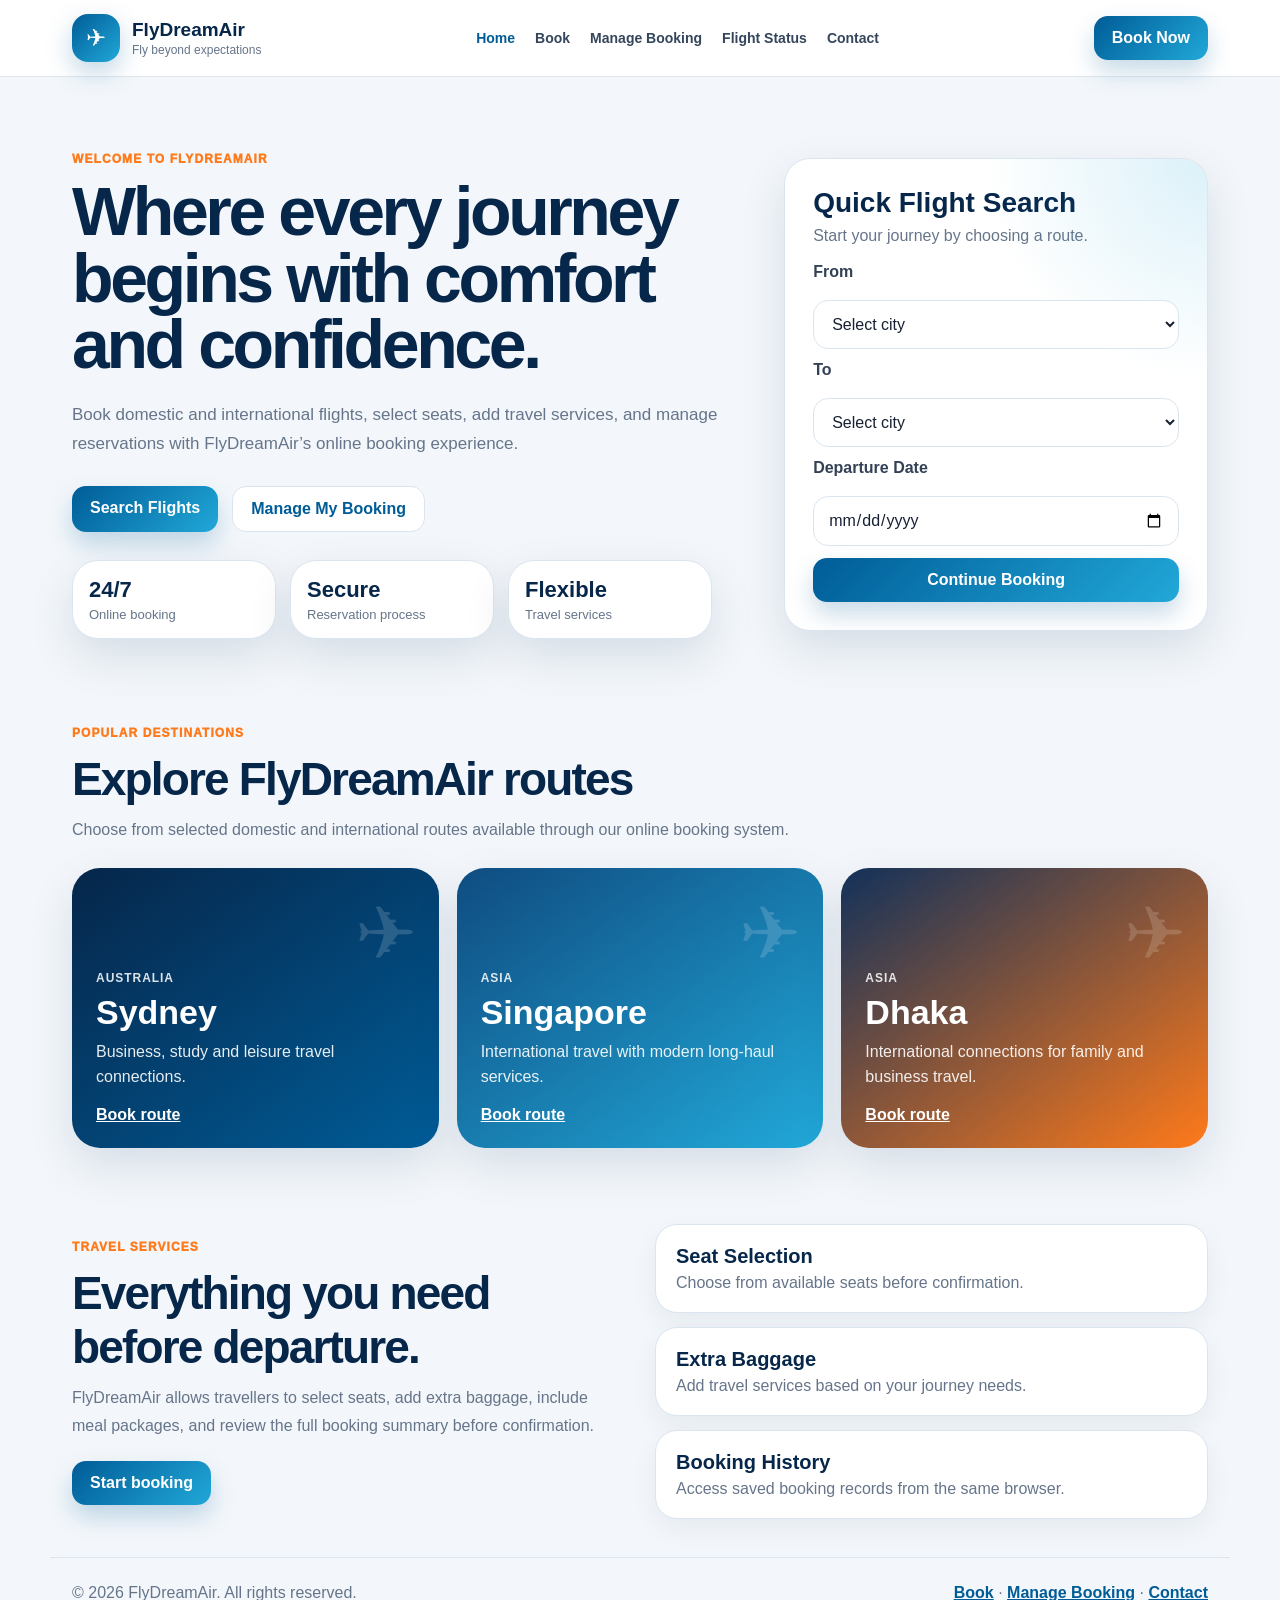
<file: index.html>
<!DOCTYPE html>
<html lang="en">
<head>
  <meta charset="UTF-8" />
  <meta name="viewport" content="width=device-width, initial-scale=1.0" />
  <title>FlyDreamAir | Official Flight Booking</title>
  <link rel="stylesheet" href="style.css" />
</head>
<body>
  <header class="site-header">
    <nav class="nav">
      <a class="brand" href="index.html">
        <span class="brand-mark">✈</span>
        <span>
          <strong>FlyDreamAir</strong>
          <small>Fly beyond expectations</small>
        </span>
      </a>

      <button class="menu-toggle" id="menuToggle" aria-label="Open menu">☰</button>

      <div class="nav-links" id="navLinks">
        <a class="active" href="index.html">Home</a>
        <a href="booking.html">Book</a>
        <a href="manage-booking.html">Manage Booking</a>
        <a href="flight-status.html">Flight Status</a>
        <a href="contact.html">Contact</a>
      </div>

      <a class="nav-cta" href="booking.html">Book Now</a>
    </nav>
  </header>

  <main>
    <section class="hero home-hero">
      <div class="hero-content">
        <span class="eyebrow">Welcome to FlyDreamAir</span>
        <h1>Where every journey begins with comfort and confidence.</h1>
        <p>
          Book domestic and international flights, select seats, add travel services,
          and manage reservations with FlyDreamAir’s online booking experience.
        </p>

        <div class="hero-actions">
          <a class="primary-link" href="booking.html">Search Flights</a>
          <a class="secondary-link" href="manage-booking.html">Manage My Booking</a>
        </div>

        <div class="trust-row">
          <div>
            <strong>24/7</strong>
            <span>Online booking</span>
          </div>
          <div>
            <strong>Secure</strong>
            <span>Reservation process</span>
          </div>
          <div>
            <strong>Flexible</strong>
            <span>Travel services</span>
          </div>
        </div>
      </div>

      <aside class="booking-widget">
        <h2>Quick Flight Search</h2>
        <p>Start your journey by choosing a route.</p>

        <form id="homeSearchForm" class="quick-form">
          <label for="homeFrom">From</label>
          <select id="homeFrom" required>
            <option value="">Select city</option>
            <option>Sydney</option>
            <option>Melbourne</option>
            <option>Brisbane</option>
            <option>Singapore</option>
            <option>Dhaka</option>
          </select>

          <label for="homeTo">To</label>
          <select id="homeTo" required>
            <option value="">Select city</option>
            <option>Sydney</option>
            <option>Melbourne</option>
            <option>Brisbane</option>
            <option>Singapore</option>
            <option>Dhaka</option>
          </select>

          <label for="homeDate">Departure Date</label>
          <input type="date" id="homeDate" required />

          <button class="primary-btn" type="submit">Continue Booking</button>
        </form>
      </aside>
    </section>

    <section class="section">
      <div class="section-heading">
        <span>Popular destinations</span>
        <h2>Explore FlyDreamAir routes</h2>
        <p>Choose from selected domestic and international routes available through our online booking system.</p>
      </div>

      <div class="destination-grid">
        <article class="destination-card sydney">
          <span>Australia</span>
          <h3>Sydney</h3>
          <p>Business, study and leisure travel connections.</p>
          <a href="booking.html">Book route</a>
        </article>

        <article class="destination-card singapore">
          <span>Asia</span>
          <h3>Singapore</h3>
          <p>International travel with modern long-haul services.</p>
          <a href="booking.html">Book route</a>
        </article>

        <article class="destination-card dhaka">
          <span>Asia</span>
          <h3>Dhaka</h3>
          <p>International connections for family and business travel.</p>
          <a href="booking.html">Book route</a>
        </article>
      </div>
    </section>

    <section class="section split-feature">
      <div>
        <span class="eyebrow">Travel services</span>
        <h2>Everything you need before departure.</h2>
        <p>
          FlyDreamAir allows travellers to select seats, add extra baggage,
          include meal packages, and review the full booking summary before confirmation.
        </p>
        <a class="primary-link" href="booking.html">Start booking</a>
      </div>

      <div class="feature-list">
        <div>
          <strong>Seat Selection</strong>
          <span>Choose from available seats before confirmation.</span>
        </div>
        <div>
          <strong>Extra Baggage</strong>
          <span>Add travel services based on your journey needs.</span>
        </div>
        <div>
          <strong>Booking History</strong>
          <span>Access saved booking records from the same browser.</span>
        </div>
      </div>
    </section>
  </main>

  <footer class="footer">
    <p>© 2026 FlyDreamAir. All rights reserved.</p>
    <p><a href="booking.html">Book</a> · <a href="manage-booking.html">Manage Booking</a> · <a href="contact.html">Contact</a></p>
  </footer>

  <script src="app.js"></script>
</body>
</html>
</file>
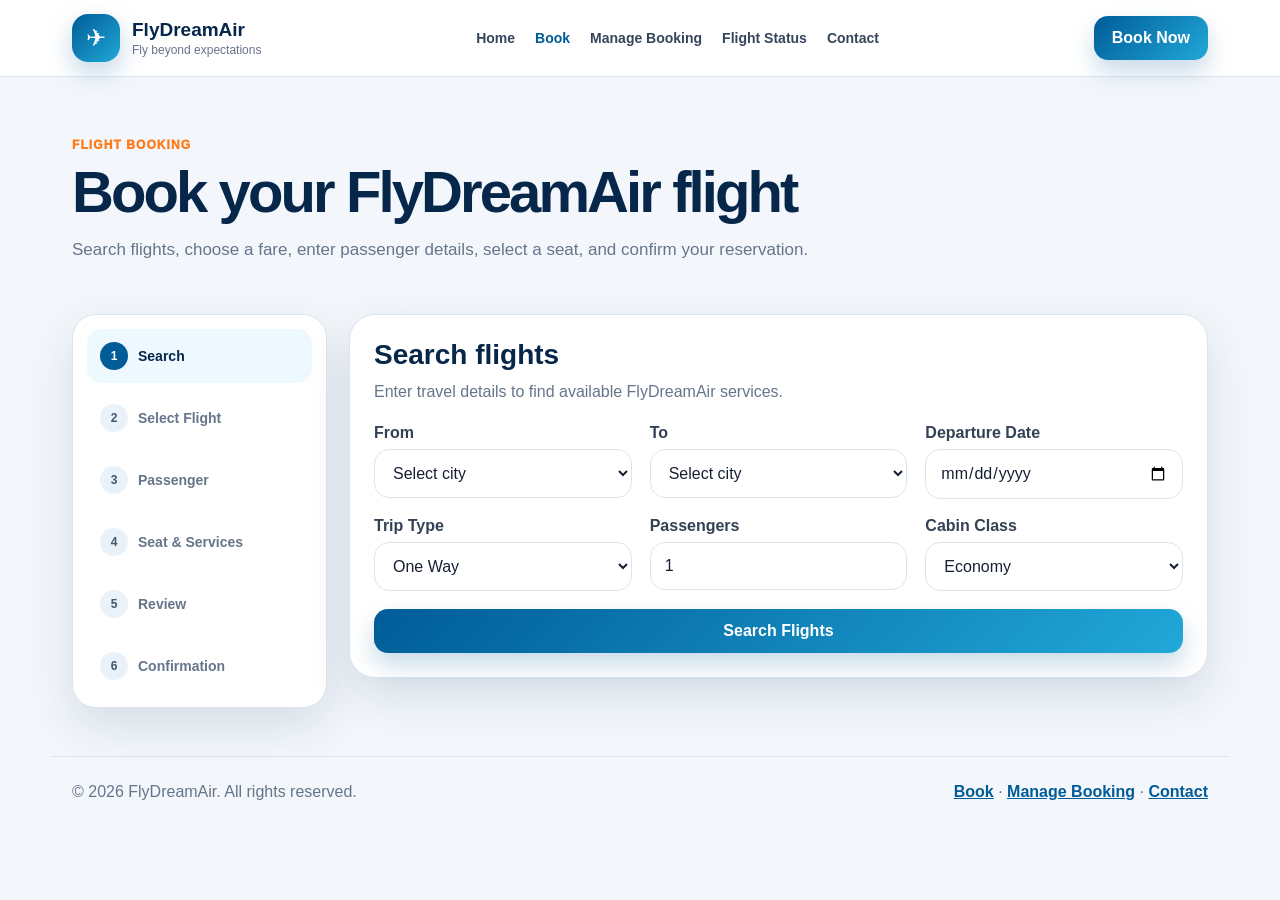
<file: booking.html>
<!DOCTYPE html>
<html lang="en">
<head>
  <meta charset="UTF-8" />
  <meta name="viewport" content="width=device-width, initial-scale=1.0" />
  <title>Book a Flight | FlyDreamAir</title>
  <link rel="stylesheet" href="style.css" />
</head>
<body>
  <header class="site-header">
    <nav class="nav">
      <a class="brand" href="index.html">
        <span class="brand-mark">✈</span>
        <span>
          <strong>FlyDreamAir</strong>
          <small>Fly beyond expectations</small>
        </span>
      </a>

      <button class="menu-toggle" id="menuToggle" aria-label="Open menu">☰</button>

      <div class="nav-links" id="navLinks">
        <a href="index.html">Home</a>
        <a class="active" href="booking.html">Book</a>
        <a href="manage-booking.html">Manage Booking</a>
        <a href="flight-status.html">Flight Status</a>
        <a href="contact.html">Contact</a>
      </div>

      <a class="nav-cta" href="booking.html">Book Now</a>
    </nav>
  </header>

  <main>
    <section class="page-hero">
      <span class="eyebrow">Flight booking</span>
      <h1>Book your FlyDreamAir flight</h1>
      <p>Search flights, choose a fare, enter passenger details, select a seat, and confirm your reservation.</p>
    </section>

    <section class="booking-shell">
      <aside class="progress-panel">
        <div class="progress-step active" data-progress="1"><span>1</span> Search</div>
        <div class="progress-step" data-progress="2"><span>2</span> Select Flight</div>
        <div class="progress-step" data-progress="3"><span>3</span> Passenger</div>
        <div class="progress-step" data-progress="4"><span>4</span> Seat & Services</div>
        <div class="progress-step" data-progress="5"><span>5</span> Review</div>
        <div class="progress-step" data-progress="6"><span>6</span> Confirmation</div>
      </aside>

      <div class="booking-main">
        <section class="step-view active" id="stepSearch">
          <div class="card">
            <div class="card-title">
              <h2>Search flights</h2>
              <p>Enter travel details to find available FlyDreamAir services.</p>
            </div>

            <form id="searchForm" class="form-grid">
              <div>
                <label for="fromCity">From</label>
                <select id="fromCity" required>
                  <option value="">Select city</option>
                  <option>Sydney</option>
                  <option>Melbourne</option>
                  <option>Brisbane</option>
                  <option>Singapore</option>
                  <option>Dhaka</option>
                </select>
              </div>

              <div>
                <label for="toCity">To</label>
                <select id="toCity" required>
                  <option value="">Select city</option>
                  <option>Sydney</option>
                  <option>Melbourne</option>
                  <option>Brisbane</option>
                  <option>Singapore</option>
                  <option>Dhaka</option>
                </select>
              </div>

              <div>
                <label for="departureDate">Departure Date</label>
                <input type="date" id="departureDate" required />
              </div>

              <div>
                <label for="tripType">Trip Type</label>
                <select id="tripType">
                  <option>One Way</option>
                  <option>Return</option>
                </select>
              </div>

              <div>
                <label for="passengers">Passengers</label>
                <input type="number" id="passengers" min="1" max="6" value="1" />
              </div>

              <div>
                <label for="cabinClass">Cabin Class</label>
                <select id="cabinClass">
                  <option>Economy</option>
                  <option>Business</option>
                  <option>First Class</option>
                </select>
              </div>

              <button class="primary-btn form-submit" type="submit">Search Flights</button>
            </form>
          </div>
        </section>

        <section class="step-view" id="stepFlights">
          <div class="card">
            <div class="card-title split-title">
              <div>
                <h2>Available flights</h2>
                <p id="routeSummary">Choose a flight that suits your schedule.</p>
              </div>
              <button class="text-btn" id="changeSearchBtn">Change search</button>
            </div>

            <div id="flightResults" class="flight-results"></div>
          </div>
        </section>

        <section class="step-view" id="stepPassenger">
          <div class="card">
            <div class="card-title">
              <h2>Passenger details</h2>
              <p>Enter the traveller information for this reservation.</p>
            </div>

            <form id="passengerForm" class="form-grid">
              <div>
                <label for="fullName">Full Name</label>
                <input type="text" id="fullName" required />
              </div>
              <div>
                <label for="email">Email Address</label>
                <input type="email" id="email" required />
              </div>
              <div>
                <label for="phone">Phone Number</label>
                <input type="tel" id="phone" required />
              </div>
              <div>
                <label for="passport">Passport / ID Number</label>
                <input type="text" id="passport" required />
              </div>
              <div>
                <label for="nationality">Nationality</label>
                <input type="text" id="nationality" required />
              </div>
              <div>
                <label for="dob">Date of Birth</label>
                <input type="date" id="dob" required />
              </div>
            </form>

            <div class="button-row">
              <button class="secondary-btn" data-step="2">Back</button>
              <button class="primary-btn" id="continueToSeatsBtn">Continue</button>
            </div>
          </div>
        </section>

        <section class="step-view" id="stepSeats">
          <div class="two-column">
            <div class="card">
              <div class="card-title">
                <h2>Select a seat</h2>
                <p>Choose one available seat for the passenger.</p>
              </div>
              <div class="aircraft-label">Front of aircraft</div>
              <div id="seatMap" class="seat-map"></div>
              <p id="selectedSeatText" class="selected-seat">No seat selected</p>
            </div>

            <div class="card">
              <div class="card-title">
                <h2>Travel services</h2>
                <p>Add optional services to your booking.</p>
              </div>

              <div class="addons">
                <label><input type="checkbox" class="addon" value="Meal Package" data-price="25" /><span><strong>Meal Package</strong><small>Hot meal and beverage</small></span><b>$25</b></label>
                <label><input type="checkbox" class="addon" value="Extra Baggage" data-price="60" /><span><strong>Extra Baggage</strong><small>Additional checked baggage</small></span><b>$60</b></label>
                <label><input type="checkbox" class="addon" value="Priority Boarding" data-price="35" /><span><strong>Priority Boarding</strong><small>Board earlier</small></span><b>$35</b></label>
                <label><input type="checkbox" class="addon" value="Travel Insurance" data-price="45" /><span><strong>Travel Insurance</strong><small>Basic travel protection</small></span><b>$45</b></label>
              </div>

              <div class="button-row">
                <button class="secondary-btn" data-step="3">Back</button>
                <button class="primary-btn" id="continueToReviewBtn">Review Booking</button>
              </div>
            </div>
          </div>
        </section>

        <section class="step-view" id="stepReview">
          <div class="two-column">
            <div class="card">
              <div class="card-title">
                <h2>Review your booking</h2>
                <p>Check all details before confirming your reservation.</p>
              </div>

              <div id="reviewDetails" class="review-details"></div>

              <div class="button-row">
                <button class="secondary-btn" data-step="4">Back</button>
                <button class="primary-btn" id="confirmBookingBtn">Confirm Booking</button>
              </div>
            </div>

            <aside class="price-card">
              <span>Total payable</span>
              <strong id="totalPrice">$0</strong>
              <p>Your booking total includes selected fare, cabin class, passenger count and added travel services.</p>
            </aside>
          </div>
        </section>

        <section class="step-view" id="stepConfirm">
          <div class="confirmation-wrap">
            <div class="success-icon">✓</div>
            <h2>Booking confirmed</h2>
            <p>Your reservation has been confirmed and saved to your booking history.</p>

            <div id="ticketOutput" class="ticket"></div>

            <div class="button-row center">
              <button class="secondary-btn" id="newBookingBtn">Book Another Flight</button>
              <a class="primary-link" href="manage-booking.html">Manage Booking</a>
            </div>
          </div>
        </section>
      </div>
    </section>
  </main>

  <footer class="footer">
    <p>© 2026 FlyDreamAir. All rights reserved.</p>
    <p><a href="booking.html">Book</a> · <a href="manage-booking.html">Manage Booking</a> · <a href="contact.html">Contact</a></p>
  </footer>

  <script src="app.js"></script>
</body>
</html>
</file>
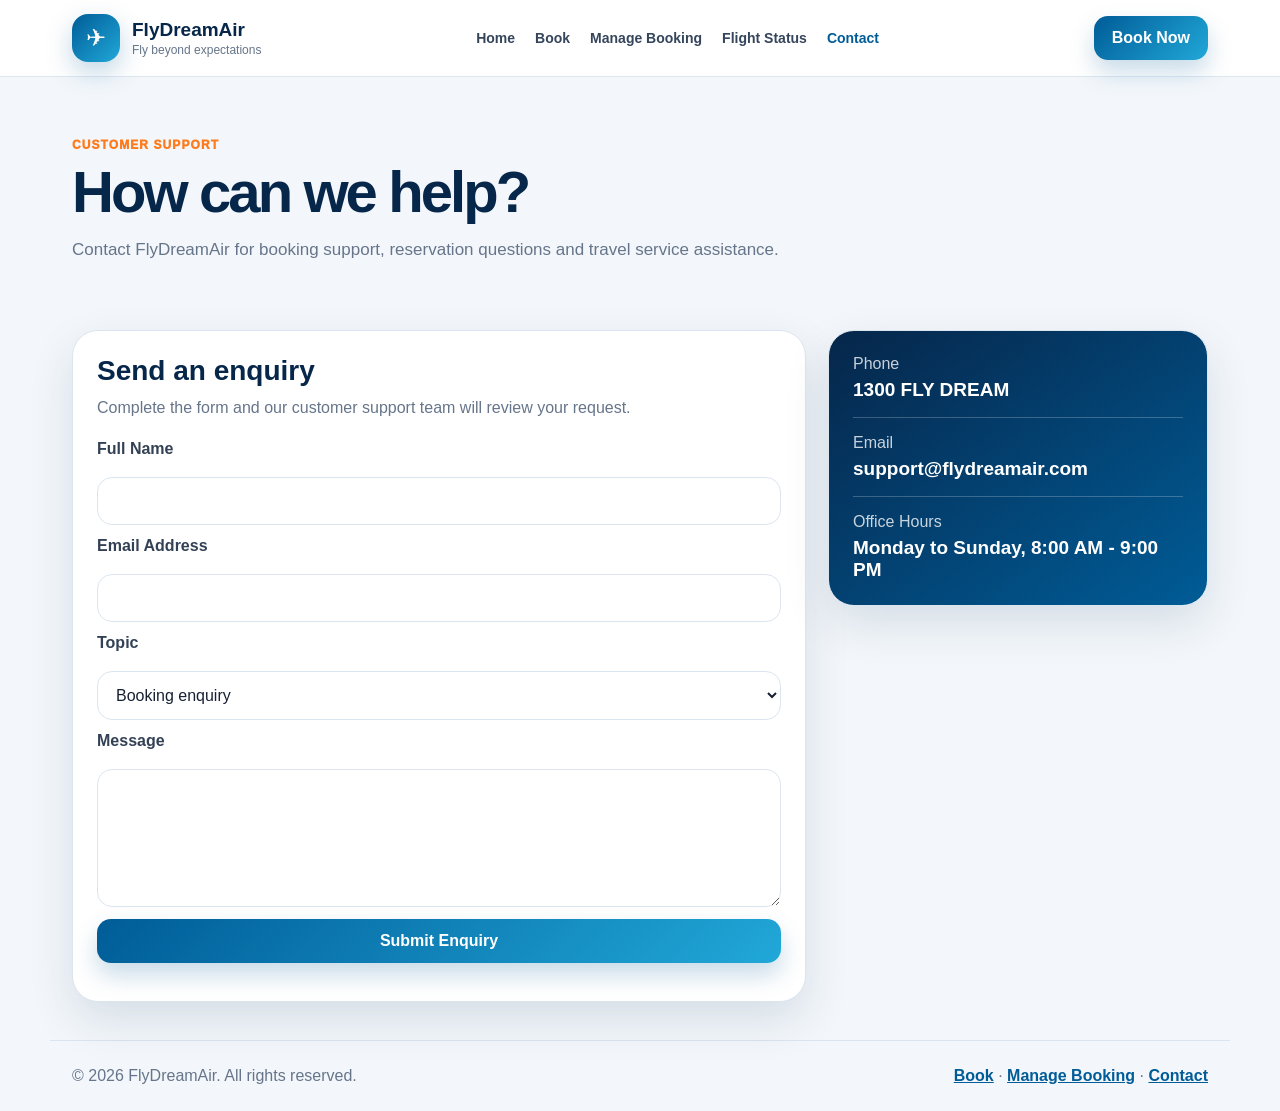
<file: contact.html>
<!DOCTYPE html>
<html lang="en">
<head>
  <meta charset="UTF-8" />
  <meta name="viewport" content="width=device-width, initial-scale=1.0" />
  <title>Contact | FlyDreamAir</title>
  <link rel="stylesheet" href="style.css" />
</head>
<body>
  <header class="site-header">
    <nav class="nav">
      <a class="brand" href="index.html">
        <span class="brand-mark">✈</span>
        <span>
          <strong>FlyDreamAir</strong>
          <small>Fly beyond expectations</small>
        </span>
      </a>

      <button class="menu-toggle" id="menuToggle" aria-label="Open menu">☰</button>

      <div class="nav-links" id="navLinks">
        <a href="index.html">Home</a>
        <a href="booking.html">Book</a>
        <a href="manage-booking.html">Manage Booking</a>
        <a href="flight-status.html">Flight Status</a>
        <a class="active" href="contact.html">Contact</a>
      </div>

      <a class="nav-cta" href="booking.html">Book Now</a>
    </nav>
  </header>

  <main>
    <section class="page-hero">
      <span class="eyebrow">Customer support</span>
      <h1>How can we help?</h1>
      <p>Contact FlyDreamAir for booking support, reservation questions and travel service assistance.</p>
    </section>

    <section class="section contact-layout">
      <div class="card">
        <div class="card-title">
          <h2>Send an enquiry</h2>
          <p>Complete the form and our customer support team will review your request.</p>
        </div>

        <form id="contactForm" class="contact-form">
          <label for="contactName">Full Name</label>
          <input type="text" id="contactName" required />

          <label for="contactEmail">Email Address</label>
          <input type="email" id="contactEmail" required />

          <label for="contactTopic">Topic</label>
          <select id="contactTopic">
            <option>Booking enquiry</option>
            <option>Flight change</option>
            <option>Baggage service</option>
            <option>General support</option>
          </select>

          <label for="contactMessage">Message</label>
          <textarea id="contactMessage" rows="6" required></textarea>

          <button class="primary-btn" type="submit">Submit Enquiry</button>
        </form>

        <p id="contactResponse" class="form-response"></p>
      </div>

      <aside class="contact-info">
        <div>
          <span>Phone</span>
          <strong>1300 FLY DREAM</strong>
        </div>
        <div>
          <span>Email</span>
          <strong>support@flydreamair.com</strong>
        </div>
        <div>
          <span>Office Hours</span>
          <strong>Monday to Sunday, 8:00 AM - 9:00 PM</strong>
        </div>
      </aside>
    </section>
  </main>

  <footer class="footer">
    <p>© 2026 FlyDreamAir. All rights reserved.</p>
    <p><a href="booking.html">Book</a> · <a href="manage-booking.html">Manage Booking</a> · <a href="contact.html">Contact</a></p>
  </footer>

  <script src="app.js"></script>
</body>
</html>
</file>
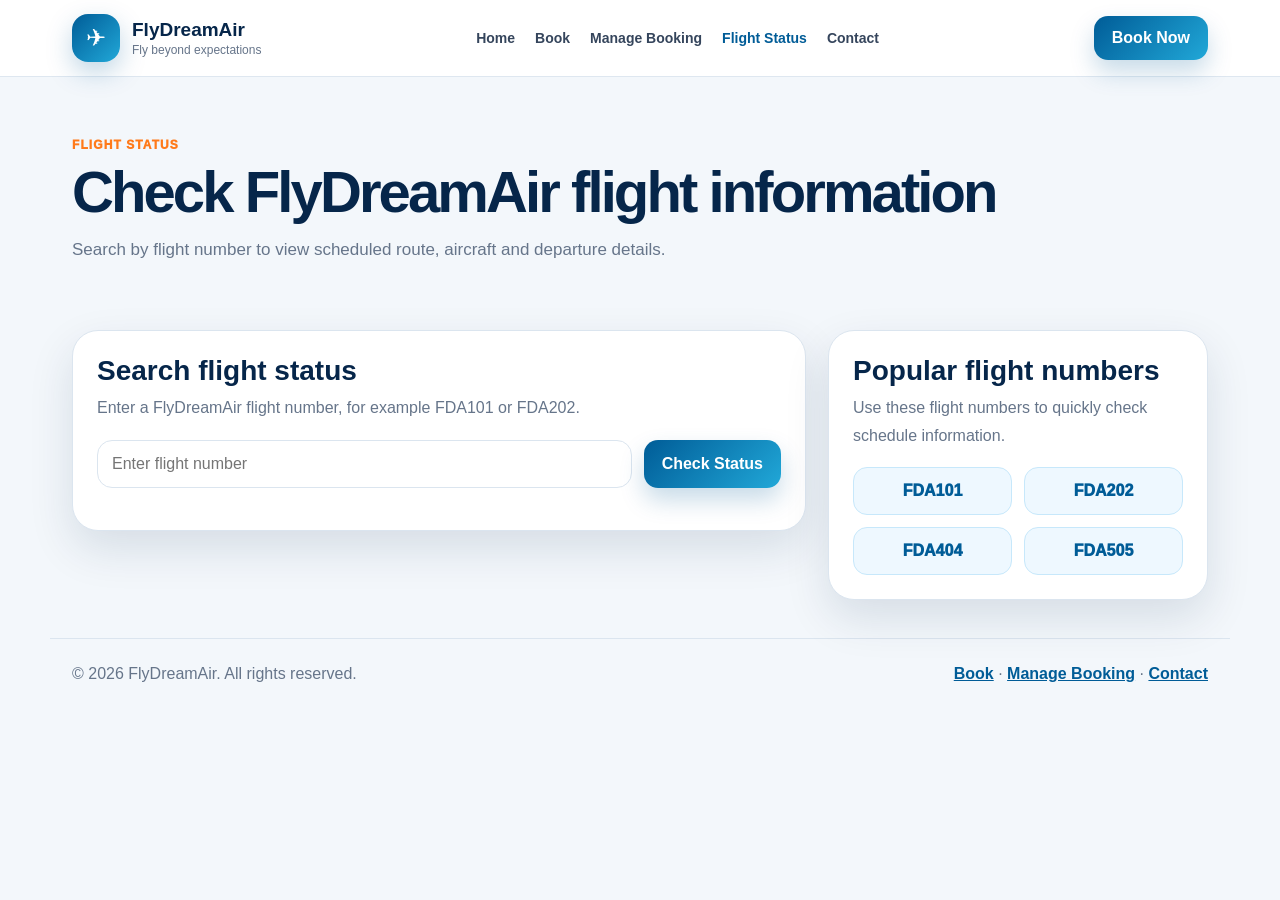
<file: flight-status.html>
<!DOCTYPE html>
<html lang="en">
<head>
  <meta charset="UTF-8" />
  <meta name="viewport" content="width=device-width, initial-scale=1.0" />
  <title>Flight Status | FlyDreamAir</title>
  <link rel="stylesheet" href="style.css" />
</head>
<body>
  <header class="site-header">
    <nav class="nav">
      <a class="brand" href="index.html">
        <span class="brand-mark">✈</span>
        <span>
          <strong>FlyDreamAir</strong>
          <small>Fly beyond expectations</small>
        </span>
      </a>

      <button class="menu-toggle" id="menuToggle" aria-label="Open menu">☰</button>

      <div class="nav-links" id="navLinks">
        <a href="index.html">Home</a>
        <a href="booking.html">Book</a>
        <a href="manage-booking.html">Manage Booking</a>
        <a class="active" href="flight-status.html">Flight Status</a>
        <a href="contact.html">Contact</a>
      </div>

      <a class="nav-cta" href="booking.html">Book Now</a>
    </nav>
  </header>

  <main>
    <section class="page-hero">
      <span class="eyebrow">Flight status</span>
      <h1>Check FlyDreamAir flight information</h1>
      <p>Search by flight number to view scheduled route, aircraft and departure details.</p>
    </section>

    <section class="section status-layout">
      <div class="card">
        <div class="card-title">
          <h2>Search flight status</h2>
          <p>Enter a FlyDreamAir flight number, for example FDA101 or FDA202.</p>
        </div>

        <form id="statusForm" class="status-form">
          <input type="text" id="statusFlightNo" placeholder="Enter flight number" required />
          <button class="primary-btn" type="submit">Check Status</button>
        </form>

        <div id="statusResult" class="status-result"></div>
      </div>

      <div class="card">
        <div class="card-title">
          <h2>Popular flight numbers</h2>
          <p>Use these flight numbers to quickly check schedule information.</p>
        </div>

        <div class="flight-number-list">
          <button data-flight-code="FDA101">FDA101</button>
          <button data-flight-code="FDA202">FDA202</button>
          <button data-flight-code="FDA404">FDA404</button>
          <button data-flight-code="FDA505">FDA505</button>
        </div>
      </div>
    </section>
  </main>

  <footer class="footer">
    <p>© 2026 FlyDreamAir. All rights reserved.</p>
    <p><a href="booking.html">Book</a> · <a href="manage-booking.html">Manage Booking</a> · <a href="contact.html">Contact</a></p>
  </footer>

  <script src="app.js"></script>
</body>
</html>
</file>
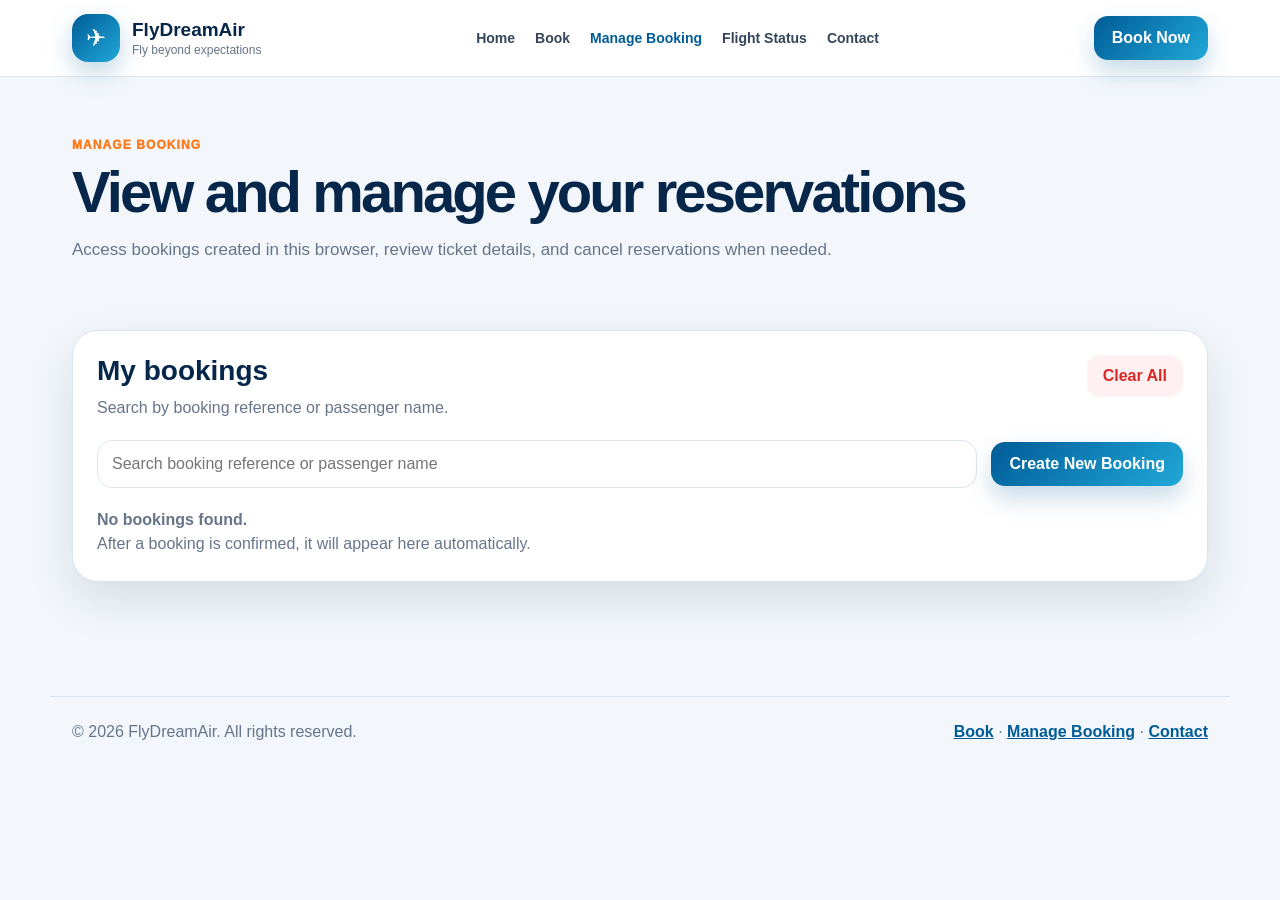
<file: manage-booking.html>
<!DOCTYPE html>
<html lang="en">
<head>
  <meta charset="UTF-8" />
  <meta name="viewport" content="width=device-width, initial-scale=1.0" />
  <title>Manage Booking | FlyDreamAir</title>
  <link rel="stylesheet" href="style.css" />
</head>
<body>
  <header class="site-header">
    <nav class="nav">
      <a class="brand" href="index.html">
        <span class="brand-mark">✈</span>
        <span>
          <strong>FlyDreamAir</strong>
          <small>Fly beyond expectations</small>
        </span>
      </a>

      <button class="menu-toggle" id="menuToggle" aria-label="Open menu">☰</button>

      <div class="nav-links" id="navLinks">
        <a href="index.html">Home</a>
        <a href="booking.html">Book</a>
        <a class="active" href="manage-booking.html">Manage Booking</a>
        <a href="flight-status.html">Flight Status</a>
        <a href="contact.html">Contact</a>
      </div>

      <a class="nav-cta" href="booking.html">Book Now</a>
    </nav>
  </header>

  <main>
    <section class="page-hero">
      <span class="eyebrow">Manage booking</span>
      <h1>View and manage your reservations</h1>
      <p>Access bookings created in this browser, review ticket details, and cancel reservations when needed.</p>
    </section>

    <section class="section">
      <div class="card">
        <div class="card-title split-title">
          <div>
            <h2>My bookings</h2>
            <p>Search by booking reference or passenger name.</p>
          </div>
          <button class="danger-btn" id="clearHistoryBtn">Clear All</button>
        </div>

        <div class="manage-tools">
          <input type="search" id="bookingSearch" placeholder="Search booking reference or passenger name" />
          <a class="primary-link" href="booking.html">Create New Booking</a>
        </div>

        <div id="bookingHistory" class="history-list"></div>
      </div>
    </section>

    <section class="section">
      <div id="ticketPreview" class="ticket-preview"></div>
    </section>
  </main>

  <footer class="footer">
    <p>© 2026 FlyDreamAir. All rights reserved.</p>
    <p><a href="booking.html">Book</a> · <a href="manage-booking.html">Manage Booking</a> · <a href="contact.html">Contact</a></p>
  </footer>

  <script src="app.js"></script>
</body>
</html>
</file>
<file: style.css>
* {
  box-sizing: border-box;
  margin: 0;
  padding: 0;
}

:root {
  --navy: #06264a;
  --blue: #005c97;
  --sky: #21a8d8;
  --orange: #ff7a1a;
  --gold: #f8b931;
  --ink: #172033;
  --muted: #66758a;
  --line: #dbe5ef;
  --soft: #f3f7fb;
  --card: #ffffff;
  --danger: #dc2626;
  --success: #16a34a;
  --shadow: 0 18px 45px rgba(6, 38, 74, 0.12);
}

html {
  scroll-behavior: smooth;
}

body {
  font-family: Inter, "Segoe UI", Arial, sans-serif;
  background: var(--soft);
  color: var(--ink);
}

button,
input,
select,
textarea {
  font: inherit;
}

button,
a {
  transition: 0.2s ease;
}

a {
  color: inherit;
}

.site-header {
  position: sticky;
  top: 0;
  z-index: 100;
  background: rgba(255, 255, 255, 0.94);
  backdrop-filter: blur(18px);
  border-bottom: 1px solid rgba(219, 229, 239, 0.9);
}

.nav {
  max-width: 1180px;
  margin: auto;
  min-height: 76px;
  padding: 0 22px;
  display: flex;
  align-items: center;
  gap: 20px;
  justify-content: space-between;
}

.brand {
  display: flex;
  align-items: center;
  gap: 12px;
  text-decoration: none;
}

.brand-mark {
  width: 48px;
  height: 48px;
  border-radius: 16px;
  display: grid;
  place-items: center;
  background: linear-gradient(135deg, var(--blue), var(--sky));
  color: white;
  font-size: 24px;
  box-shadow: 0 10px 26px rgba(0, 92, 151, 0.25);
}

.brand strong {
  display: block;
  color: var(--navy);
  font-size: 19px;
}

.brand small {
  display: block;
  color: var(--muted);
  font-size: 12px;
  margin-top: 2px;
}

.nav-links {
  display: flex;
  gap: 20px;
  align-items: center;
}

.nav-links a {
  text-decoration: none;
  color: #35455c;
  font-weight: 800;
  font-size: 14px;
}

.nav-links a:hover,
.nav-links a.active {
  color: var(--blue);
}

.nav-cta,
.primary-link,
.secondary-link,
.primary-btn,
.secondary-btn,
.danger-btn,
.text-btn {
  border-radius: 14px;
  text-decoration: none;
  cursor: pointer;
  font-weight: 900;
  border: 0;
}

.nav-cta,
.primary-link,
.primary-btn {
  background: linear-gradient(135deg, var(--blue), var(--sky));
  color: white;
  padding: 13px 18px;
  box-shadow: 0 12px 24px rgba(0, 92, 151, 0.22);
}

.nav-cta:hover,
.primary-link:hover,
.primary-btn:hover {
  transform: translateY(-1px);
}

.secondary-link,
.secondary-btn {
  background: white;
  color: var(--blue);
  border: 1px solid var(--line);
  padding: 13px 18px;
}

.danger-btn {
  background: #fff1f2;
  color: var(--danger);
  padding: 12px 16px;
}

.text-btn {
  background: transparent;
  color: var(--blue);
  padding: 8px 0;
}

.menu-toggle {
  display: none;
  background: var(--soft);
  color: var(--navy);
  border-radius: 12px;
  padding: 10px 12px;
  border: 1px solid var(--line);
}

main {
  max-width: 1180px;
  margin: auto;
  padding: 0 22px;
}

.hero {
  padding: 72px 0 46px;
  display: grid;
  grid-template-columns: minmax(0, 1.2fr) minmax(330px, 0.75fr);
  gap: 34px;
  align-items: center;
}

.home-hero h1,
.page-hero h1 {
  color: var(--navy);
  letter-spacing: -0.05em;
  line-height: 0.98;
}

.home-hero h1 {
  font-size: clamp(42px, 6vw, 68px);
  margin-bottom: 22px;
}

.hero-content p,
.page-hero p,
.section-heading p,
.card-title p,
.split-feature p {
  color: var(--muted);
  line-height: 1.72;
}

.hero-content p {
  max-width: 680px;
  font-size: 17px;
}

.eyebrow,
.section-heading span {
  display: inline-block;
  color: var(--orange);
  font-size: 12px;
  letter-spacing: 0.09em;
  text-transform: uppercase;
  font-weight: 950;
  margin-bottom: 12px;
}

.hero-actions {
  display: flex;
  flex-wrap: wrap;
  gap: 14px;
  margin: 28px 0;
}

.trust-row {
  display: grid;
  grid-template-columns: repeat(3, 1fr);
  gap: 14px;
  max-width: 640px;
}

.trust-row div,
.card,
.booking-widget,
.contact-info,
.price-card {
  background: white;
  border: 1px solid var(--line);
  border-radius: 26px;
  box-shadow: var(--shadow);
}

.trust-row div {
  padding: 16px;
}

.trust-row strong {
  display: block;
  color: var(--navy);
  font-size: 22px;
}

.trust-row span {
  display: block;
  color: var(--muted);
  margin-top: 4px;
  font-size: 13px;
}

.booking-widget {
  padding: 28px;
  position: relative;
  overflow: hidden;
}

.booking-widget::before {
  content: "";
  position: absolute;
  inset: 0;
  background: radial-gradient(circle at top right, rgba(33, 168, 216, 0.16), transparent 35%);
  pointer-events: none;
}

.booking-widget h2 {
  color: var(--navy);
  margin-bottom: 8px;
  font-size: 28px;
}

.booking-widget p {
  color: var(--muted);
  margin-bottom: 18px;
}

.quick-form,
.contact-form {
  position: relative;
  z-index: 2;
  display: grid;
  gap: 12px;
}

label {
  display: block;
  font-weight: 900;
  color: #334155;
  margin-bottom: 7px;
}

input,
select,
textarea {
  width: 100%;
  border: 1px solid var(--line);
  border-radius: 15px;
  padding: 14px;
  outline: none;
  background: white;
  color: var(--ink);
}

input:focus,
select:focus,
textarea:focus {
  border-color: var(--blue);
  box-shadow: 0 0 0 4px rgba(0, 92, 151, 0.1);
}

.section {
  padding: 38px 0;
}

.section-heading {
  margin-bottom: 24px;
}

.section-heading h2,
.split-feature h2 {
  color: var(--navy);
  font-size: clamp(30px, 4vw, 46px);
  letter-spacing: -0.04em;
  margin-bottom: 10px;
}

.destination-grid {
  display: grid;
  grid-template-columns: repeat(3, 1fr);
  gap: 18px;
}

.destination-card {
  min-height: 280px;
  padding: 24px;
  border-radius: 28px;
  color: white;
  display: flex;
  flex-direction: column;
  justify-content: flex-end;
  box-shadow: var(--shadow);
  overflow: hidden;
  position: relative;
  background: linear-gradient(145deg, var(--navy), var(--blue));
}

.destination-card::before {
  content: "✈";
  position: absolute;
  top: 22px;
  right: 22px;
  font-size: 74px;
  opacity: 0.16;
}

.destination-card.singapore {
  background: linear-gradient(145deg, #0f4c81, #21a8d8);
}

.destination-card.dhaka {
  background: linear-gradient(145deg, #12315a, #ff7a1a);
}

.destination-card span {
  opacity: 0.86;
  font-weight: 900;
  text-transform: uppercase;
  letter-spacing: 0.08em;
  font-size: 12px;
}

.destination-card h3 {
  font-size: 34px;
  margin: 8px 0;
}

.destination-card p {
  line-height: 1.55;
  opacity: 0.9;
  margin-bottom: 16px;
}

.destination-card a {
  font-weight: 900;
  color: white;
}

.split-feature {
  display: grid;
  grid-template-columns: 1fr 1fr;
  gap: 30px;
  align-items: center;
}

.split-feature .primary-link {
  display: inline-block;
  margin-top: 22px;
}

.feature-list {
  display: grid;
  gap: 14px;
}

.feature-list div {
  background: white;
  border: 1px solid var(--line);
  border-radius: 22px;
  padding: 20px;
  box-shadow: 0 10px 26px rgba(6, 38, 74, 0.06);
}

.feature-list strong {
  display: block;
  color: var(--navy);
  font-size: 20px;
  margin-bottom: 6px;
}

.feature-list span {
  color: var(--muted);
}

.page-hero {
  padding: 58px 0 28px;
}

.page-hero h1 {
  font-size: clamp(38px, 5vw, 58px);
  margin-bottom: 14px;
}

.page-hero p {
  max-width: 760px;
  font-size: 17px;
}

.booking-shell {
  display: grid;
  grid-template-columns: 255px minmax(0, 1fr);
  gap: 22px;
  align-items: start;
  padding: 22px 0 48px;
}

.progress-panel {
  position: sticky;
  top: 98px;
  background: white;
  border: 1px solid var(--line);
  border-radius: 24px;
  padding: 14px;
  box-shadow: var(--shadow);
  display: grid;
  gap: 8px;
}

.progress-step {
  padding: 13px;
  border-radius: 15px;
  display: flex;
  align-items: center;
  gap: 10px;
  color: var(--muted);
  font-weight: 900;
  font-size: 14px;
}

.progress-step span {
  width: 28px;
  height: 28px;
  border-radius: 50%;
  background: #eaf2f9;
  display: grid;
  place-items: center;
  color: #41556d;
  font-size: 12px;
}

.progress-step.active,
.progress-step.done {
  background: #eef8ff;
  color: var(--navy);
}

.progress-step.active span,
.progress-step.done span {
  background: var(--blue);
  color: white;
}

.step-view {
  display: none;
}

.step-view.active {
  display: block;
  animation: fadeUp 0.28s ease both;
}

@keyframes fadeUp {
  from {
    opacity: 0;
    transform: translateY(12px);
  }
  to {
    opacity: 1;
    transform: translateY(0);
  }
}

.card {
  padding: 24px;
}

.card-title {
  margin-bottom: 18px;
}

.card-title h2 {
  color: var(--navy);
  font-size: 28px;
  margin-bottom: 7px;
}

.split-title {
  display: flex;
  justify-content: space-between;
  gap: 18px;
  align-items: flex-start;
}

.form-grid {
  display: grid;
  grid-template-columns: repeat(3, 1fr);
  gap: 18px;
}

.form-submit {
  grid-column: 1 / -1;
}

.flight-results {
  display: grid;
  gap: 14px;
}

.flight-card {
  border: 1px solid var(--line);
  border-radius: 22px;
  padding: 18px;
  background: #fbfdff;
  display: grid;
  grid-template-columns: 1fr 1.1fr auto;
  gap: 18px;
  align-items: center;
}

.flight-card h3 {
  color: var(--navy);
  font-size: 20px;
  margin-bottom: 5px;
}

.flight-card p,
.empty-state {
  color: var(--muted);
  line-height: 1.55;
}

.flight-times {
  display: flex;
  align-items: center;
  gap: 14px;
}

.flight-times strong {
  display: block;
  color: var(--navy);
  font-size: 24px;
}

.flight-line {
  height: 2px;
  min-width: 75px;
  flex: 1;
  background: linear-gradient(90deg, var(--blue), var(--sky));
  position: relative;
}

.flight-line::after {
  content: "✈";
  position: absolute;
  right: -5px;
  top: -14px;
  color: var(--blue);
}

.flight-price {
  text-align: right;
}

.flight-price strong {
  display: block;
  color: var(--orange);
  font-size: 30px;
  margin-bottom: 10px;
}

.two-column {
  display: grid;
  grid-template-columns: 1fr minmax(310px, 0.85fr);
  gap: 22px;
  align-items: start;
}

.aircraft-label {
  text-align: center;
  color: var(--muted);
  font-weight: 900;
  margin-bottom: 12px;
}

.seat-map {
  display: grid;
  grid-template-columns: repeat(6, 1fr);
  gap: 10px;
}

.seat {
  border: 1px solid #c7e8fb;
  border-radius: 13px;
  padding: 13px 0;
  background: #eaf7ff;
  color: var(--blue);
  cursor: pointer;
  font-weight: 950;
}

.seat.selected {
  background: var(--blue);
  color: white;
}

.seat.booked {
  background: #cbd5e1;
  border-color: #cbd5e1;
  color: white;
  cursor: not-allowed;
}

.selected-seat {
  color: var(--blue);
  font-weight: 950;
  margin-top: 14px;
}

.addons {
  display: grid;
  gap: 12px;
}

.addons label {
  margin: 0;
  display: grid;
  grid-template-columns: auto 1fr auto;
  gap: 12px;
  align-items: center;
  padding: 14px;
  border: 1px solid var(--line);
  border-radius: 18px;
  background: #f8fbff;
  cursor: pointer;
}

.addons input {
  width: 18px;
  height: 18px;
}

.addons small {
  display: block;
  color: var(--muted);
  font-weight: 500;
  margin-top: 3px;
}

.addons b {
  color: var(--orange);
}

.button-row {
  margin-top: 22px;
  display: flex;
  gap: 12px;
  justify-content: flex-end;
  flex-wrap: wrap;
}

.button-row.center {
  justify-content: center;
}

.review-details {
  display: grid;
  gap: 12px;
}

.review-row {
  display: flex;
  justify-content: space-between;
  gap: 18px;
  padding: 14px 0;
  border-bottom: 1px solid var(--line);
}

.review-row span {
  color: var(--muted);
}

.review-row strong {
  color: var(--navy);
  text-align: right;
}

.price-card {
  position: sticky;
  top: 98px;
  padding: 26px;
  color: white;
  background: linear-gradient(145deg, var(--navy), var(--blue));
}

.price-card span {
  opacity: 0.78;
  display: block;
  margin-bottom: 10px;
}

.price-card strong {
  display: block;
  font-size: 50px;
  margin-bottom: 12px;
}

.price-card p {
  opacity: 0.82;
  line-height: 1.58;
}

.confirmation-wrap {
  text-align: center;
  background: white;
  border: 1px solid var(--line);
  border-radius: 30px;
  padding: 34px;
  box-shadow: var(--shadow);
}

.success-icon {
  width: 72px;
  height: 72px;
  border-radius: 50%;
  display: grid;
  place-items: center;
  margin: 0 auto 16px;
  color: var(--success);
  background: #dcfce7;
  font-size: 40px;
  font-weight: 950;
}

.confirmation-wrap h2 {
  color: var(--navy);
  margin-bottom: 8px;
  font-size: 32px;
}

.confirmation-wrap p {
  color: var(--muted);
  margin-bottom: 22px;
}

.ticket,
.ticket-preview .ticket {
  max-width: 760px;
  margin: 0 auto;
  text-align: left;
  border: 1px solid var(--line);
  border-radius: 24px;
  overflow: hidden;
  background: white;
}

.ticket-head {
  background: linear-gradient(135deg, var(--blue), var(--sky));
  color: white;
  padding: 20px;
  display: flex;
  justify-content: space-between;
  gap: 18px;
  align-items: center;
}

.ticket-head span {
  display: block;
  opacity: 0.82;
  margin-bottom: 4px;
}

.ticket-head strong {
  font-size: 22px;
}

.ticket-body {
  padding: 20px;
  display: grid;
  grid-template-columns: repeat(3, 1fr);
  gap: 18px;
}

.ticket-body small {
  display: block;
  color: var(--muted);
  margin-bottom: 4px;
}

.ticket-body strong {
  color: var(--navy);
}

.manage-tools {
  display: flex;
  gap: 14px;
  margin-bottom: 20px;
  align-items: center;
}

.manage-tools input {
  flex: 1;
}

.history-list {
  display: grid;
  gap: 14px;
}

.history-item {
  border: 1px solid var(--line);
  border-radius: 20px;
  padding: 18px;
  background: #fbfdff;
  display: grid;
  grid-template-columns: 1fr auto;
  gap: 18px;
  align-items: center;
}

.history-item h3 {
  color: var(--navy);
  font-size: 18px;
  margin-bottom: 8px;
}

.history-item p {
  color: var(--muted);
  line-height: 1.55;
}

.history-actions {
  display: flex;
  gap: 10px;
  align-items: center;
  flex-wrap: wrap;
}

.badge {
  display: inline-block;
  background: #dcfce7;
  color: #166534;
  border-radius: 999px;
  padding: 6px 10px;
  font-size: 12px;
  font-weight: 950;
  margin-top: 8px;
}

.badge.cancelled {
  background: #fee2e2;
  color: #991b1b;
}

.ticket-preview {
  margin-top: -18px;
}

.status-layout,
.contact-layout {
  display: grid;
  grid-template-columns: minmax(0, 1fr) 380px;
  gap: 22px;
  align-items: start;
}

.status-form {
  display: flex;
  gap: 12px;
}

.status-form input {
  flex: 1;
}

.status-result {
  margin-top: 18px;
}

.status-card {
  background: #fbfdff;
  border: 1px solid var(--line);
  border-radius: 20px;
  padding: 18px;
}

.status-card h3 {
  color: var(--navy);
  font-size: 22px;
  margin-bottom: 10px;
}

.status-card p {
  color: var(--muted);
  line-height: 1.65;
}

.flight-number-list {
  display: grid;
  grid-template-columns: repeat(2, 1fr);
  gap: 12px;
}

.flight-number-list button {
  background: #eef8ff;
  color: var(--blue);
  border: 1px solid #c7e8fb;
  border-radius: 14px;
  padding: 14px;
  cursor: pointer;
  font-weight: 950;
}

.contact-info {
  padding: 24px;
  display: grid;
  gap: 16px;
  background: linear-gradient(145deg, var(--navy), var(--blue));
  color: white;
}

.contact-info div {
  border-bottom: 1px solid rgba(255,255,255,0.22);
  padding-bottom: 16px;
}

.contact-info div:last-child {
  border-bottom: 0;
  padding-bottom: 0;
}

.contact-info span {
  display: block;
  opacity: 0.78;
  margin-bottom: 6px;
}

.contact-info strong {
  display: block;
  font-size: 19px;
}

.form-response {
  margin-top: 14px;
  color: var(--success);
  font-weight: 900;
}

.footer {
  max-width: 1180px;
  margin: auto;
  padding: 26px 22px;
  border-top: 1px solid var(--line);
  color: var(--muted);
  display: flex;
  justify-content: space-between;
  gap: 12px;
  flex-wrap: wrap;
}

.footer a {
  color: var(--blue);
  font-weight: 800;
}

@media (max-width: 980px) {
  .nav {
    flex-wrap: wrap;
  }

  .menu-toggle {
    display: inline-block;
  }

  .nav-links {
    display: none;
    width: 100%;
    order: 4;
    flex-direction: column;
    align-items: stretch;
    background: white;
    padding: 14px;
    border: 1px solid var(--line);
    border-radius: 18px;
  }

  .nav-links.open {
    display: flex;
  }

  .nav-cta {
    margin-left: auto;
  }

  .hero,
  .booking-shell,
  .two-column,
  .split-feature,
  .status-layout,
  .contact-layout {
    grid-template-columns: 1fr;
  }

  .progress-panel,
  .price-card {
    position: static;
  }

  .progress-panel {
    grid-template-columns: repeat(3, 1fr);
  }

  .form-grid,
  .destination-grid,
  .ticket-body {
    grid-template-columns: 1fr;
  }

  .flight-card {
    grid-template-columns: 1fr;
  }

  .flight-price {
    text-align: left;
  }
}

@media (max-width: 640px) {
  .nav {
    padding: 12px 16px;
  }

  main {
    padding: 0 16px;
  }

  .nav-cta {
    display: none;
  }

  .home-hero h1 {
    font-size: 40px;
  }

  .trust-row,
  .progress-panel {
    grid-template-columns: 1fr;
  }

  .card,
  .booking-widget,
  .confirmation-wrap,
  .contact-info {
    padding: 18px;
  }

  .seat-map {
    grid-template-columns: repeat(4, 1fr);
  }

  .status-form,
  .manage-tools,
  .split-title {
    flex-direction: column;
    display: flex;
    align-items: stretch;
  }

  .history-item {
    grid-template-columns: 1fr;
  }

  .button-row button,
  .button-row a {
    width: 100%;
    text-align: center;
  }

  .footer {
    padding: 22px 16px;
  }
}
</file>
